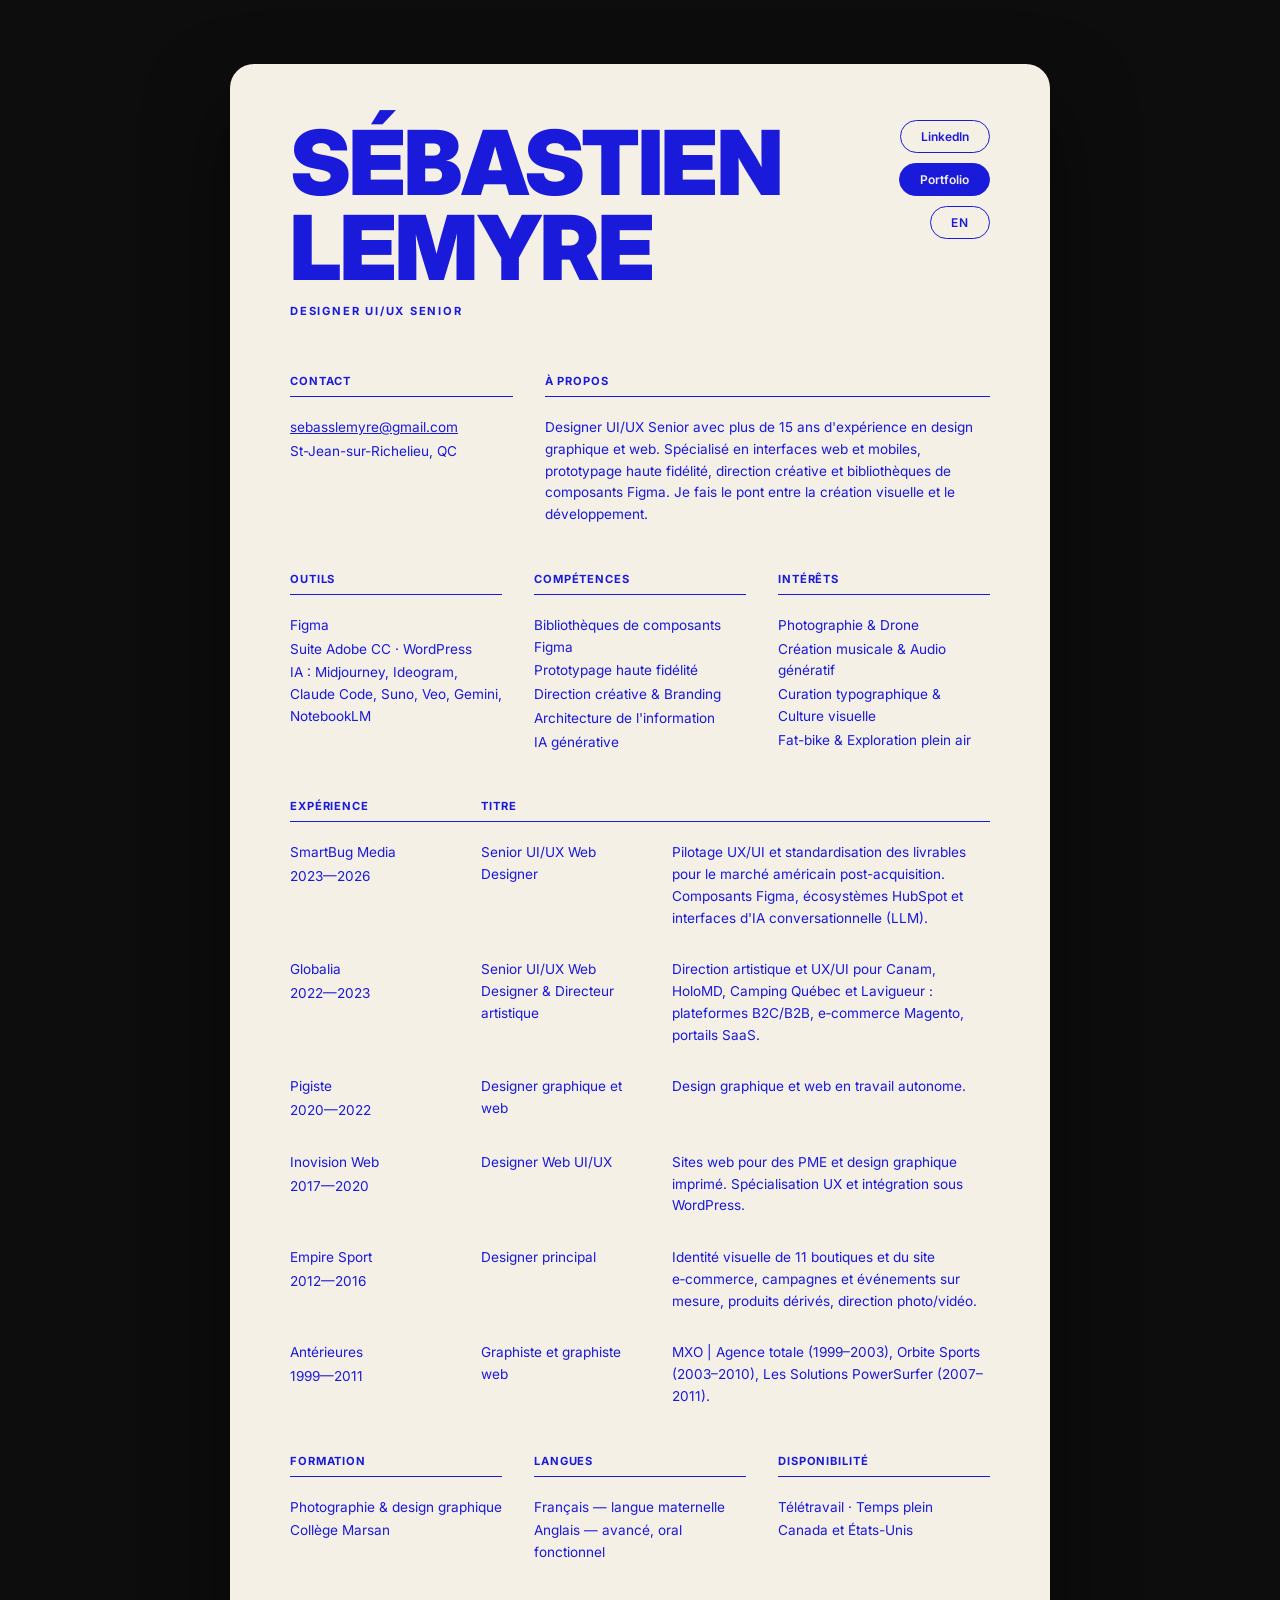
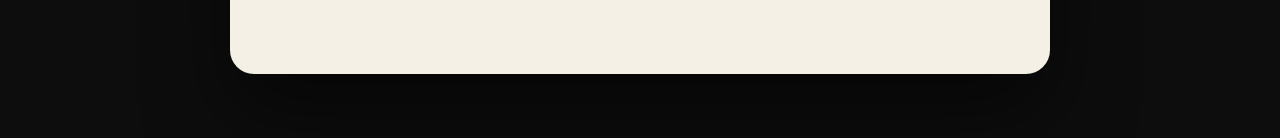
<file: index.html>
<!DOCTYPE html>
<html lang="fr">
<head>
<meta charset="UTF-8">
<meta name="viewport" content="width=device-width, initial-scale=1.0">
<title>Sébastien Lemyre | Designer UI/UX Senior</title>
<style>
  @import url('https://fonts.googleapis.com/css2?family=Inter:wght@400;500;600;700;800;900&display=swap');

  :root{
    --ink: #1a1adb;
    --paper: #f5f0e6;
    --stage: #0d0d0d;
  }

  *{box-sizing:border-box;}
  body{
    margin:0;
    background:var(--stage);
    font-family:'Inter', sans-serif;
    padding:64px 20px;
  }

  .sheet{
    position:relative;
    max-width:820px;
    margin:0 auto;
    background:var(--paper);
    color:var(--ink);
    padding:56px 60px 64px;
    border-radius:24px;
    box-shadow:0 40px 80px rgba(0,0,0,.5);
    display:flex;
    flex-direction:column;
  }

  /* top-right pills: LinkedIn, Portfolio, language toggle */
  .top-links{
    position:absolute;
    top:56px;
    right:60px;
    display:flex;
    flex-direction:column;
    align-items:flex-end;
    gap:10px;
  }
  .top-links a,
  .top-links button{
    font-family:inherit;
    line-height:normal;
    color:var(--ink);
    background:transparent;
    text-decoration:none;
    font-size:0.75rem;
    font-weight:600;
    padding:8px 20px;
    border:1px solid var(--ink);
    border-radius:999px;
    cursor:pointer;
    transition:background-color .15s, color .15s;
  }
  .top-links a:hover,
  .top-links button:hover{
    background:var(--ink);
    color:var(--paper);
  }
  .top-links a.primary{
    background:var(--ink);
    color:var(--paper);
  }
  .top-links a.primary:hover{
    background:transparent;
    color:var(--ink);
  }
  .top-links button:focus-visible,
  .top-links a:focus-visible{
    outline:2px solid var(--ink);
    outline-offset:2px;
  }
  .lang-toggle{letter-spacing:0.08em;}

  .block{margin-bottom:44px;}

  /* each column keeps its own label glued to its own content */
  .row{
    display:grid;
    grid-template-columns:1fr 1fr 1fr;
    gap:32px;
  }
  .row.top{grid-template-columns:1fr 2fr;}

  .col{display:flex;flex-direction:column;}
  .col .label{
    padding-bottom:8px;
    margin-bottom:20px;
    border-bottom:1px solid var(--ink);
  }

  .label{
    font-size:0.7rem;
    font-weight:700;
    letter-spacing:0.08em;
    text-transform:uppercase;
  }

  p{
    font-size:0.85rem;
    line-height:1.6;
    margin:0 0 2px;
  }

  .about p{max-width:60ch;}

  .contact a{
    color:var(--ink);
    text-decoration:underline;
  }

  /* experience: header row + repeating triplets, both share the same column template */
  .exp-header{
    display:grid;
    grid-template-columns:1fr 1fr 2fr;
    gap:32px;
    padding-bottom:8px;
    margin-bottom:20px;
    border-bottom:1px solid var(--ink);
  }
  .exp-grid{
    display:grid;
    grid-template-columns:1fr 1fr 2fr;
    gap:32px;
    row-gap:28px;
  }
  .exp-entry{display:contents;}
  .exp-desc p{max-width:46ch;}

  /* big name always leads the sheet, both mobile and desktop */
  .signature{
    order:-1;
    margin-top:0;
    margin-bottom:56px;
  }
  .signature .name{
    display:block;
    font-size:clamp(2.8rem, 9vw, 5.6rem);
    font-weight:900;
    letter-spacing:-0.02em;
    line-height:0.95;
    text-transform:uppercase;
  }
  .signature .tagline{
    display:block;
    margin-top:14px;
    font-size:0.7rem;
    font-weight:700;
    letter-spacing:0.16em;
    text-transform:uppercase;
  }

  @media (max-width:640px){
    .sheet{padding:40px 24px;}

    .signature{margin-bottom:20px;}

    .top-links{
      position:static;
      flex-direction:row;
      flex-wrap:wrap;
      align-items:center;
      gap:12px;
      margin-bottom:40px;
    }

    .row, .row.top{grid-template-columns:1fr;gap:36px;}
    .block{margin-bottom:32px;}

    /* experience: keep the section title visible on mobile as a normal label,
       and drop the "Titre" column header since each entry stacks its fields */
    .exp-header{
      display:block;
      padding-bottom:8px;
      margin-bottom:20px;
      border-bottom:1px solid var(--ink);
    }
    .exp-header .label:nth-child(2),
    .exp-header .label:nth-child(3){display:none;}

    .exp-grid{grid-template-columns:1fr;gap:10px;}
    .exp-entry{
      display:grid;
      gap:14px;
      padding-bottom:22px;
      margin-bottom:6px;
      border-bottom:1px solid rgba(26,26,219,0.15);
    }
    .exp-entry:last-child{border-bottom:none;}
  }

  @page{size:8.5in 11in;margin:0;}

  /* one-page Letter export: tight spacing, real selectable text */
  @media print{
    html,body{
      background:var(--paper);
      -webkit-print-color-adjust:exact;
      print-color-adjust:exact;
    }
    body{padding:0;}
    .lang-toggle{display:none;}
    .sheet{
      max-width:none;
      min-height:11in;
      box-shadow:none;
      border-radius:0;
      padding:44px 52px 0;
    }
    .top-links{top:44px;right:52px;}
    .top-links a{padding:6px 16px;font-size:0.68rem;}
    .signature{margin-bottom:24px;}
    .signature .name{font-size:3.5rem;}
    .signature .tagline{margin-top:10px;}
    .block{margin-bottom:20px;}
    .col .label{margin-bottom:11px;padding-bottom:6px;}
    .exp-header{margin-bottom:11px;padding-bottom:6px;}
    .row{gap:24px;}
    .exp-grid{gap:24px;row-gap:11px;}
    p{font-size:0.72rem;line-height:1.45;}
    .exp-entry{break-inside:avoid;}
  }
</style>
</head>
<body>

<div class="sheet">

  <div class="top-links">
    <a href="https://www.linkedin.com/in/sebastien-lemyre/" target="_blank" rel="noopener">LinkedIn</a>
    <a class="primary" id="portfolio-link"
       href="https://sebastienlemyre.com/?lang=fr"
       data-href-fr="https://sebastienlemyre.com/?lang=fr"
       data-href-en="https://sebastienlemyre.com/?lang=en">Portfolio</a>
    <button type="button" class="lang-toggle" id="lang-toggle" aria-label="Switch to English" lang="en">EN</button>
  </div>

  <div class="block">
    <div class="row top">
      <div class="col">
        <span class="label" data-i18n="l_contact">Contact</span>
        <div class="contact">
          <p><a href="mailto:sebasslemyre@gmail.com">sebasslemyre@gmail.com</a></p>
          <p data-i18n="location">St-Jean-sur-Richelieu, QC</p>
        </div>
      </div>
      <div class="col">
        <span class="label" data-i18n="l_about">À propos</span>
        <div class="about">
          <p data-i18n="about">Designer UI/UX Senior avec plus de 15 ans d'expérience en design graphique et web. Spécialisé en interfaces web et mobiles, prototypage haute fidélité, direction créative et bibliothèques de composants Figma. Je fais le pont entre la création visuelle et le développement.</p>
        </div>
      </div>
    </div>
  </div>

  <div class="block">
    <div class="row thirds">
      <div class="col">
        <span class="label" data-i18n="l_tools">Outils</span>
        <div class="list">
          <p>Figma</p>
          <p data-i18n="tools_2">Suite Adobe CC · WordPress</p>
          <p data-i18n="tools_3">IA : Midjourney, Ideogram, Claude Code, Suno, Veo, Gemini, NotebookLM</p>
        </div>
      </div>
      <div class="col">
        <span class="label" data-i18n="l_skills">Compétences</span>
        <div class="list">
          <p data-i18n="sk_1">Bibliothèques de composants Figma</p>
          <p data-i18n="sk_2">Prototypage haute fidélité</p>
          <p data-i18n="sk_3">Direction créative & Branding</p>
          <p data-i18n="sk_4">Architecture de l'information</p>
          <p data-i18n="sk_5">IA générative</p>
        </div>
      </div>
      <div class="col">
        <span class="label" data-i18n="l_interests">Intérêts</span>
        <div class="list">
          <p data-i18n="in_1">Photographie & Drone</p>
          <p data-i18n="in_2">Création musicale & Audio génératif</p>
          <p data-i18n="in_3">Curation typographique & Culture visuelle</p>
          <p data-i18n="in_4">Fat-bike & Exploration plein air</p>
        </div>
      </div>
    </div>
  </div>

  <div class="block">
    <div class="exp-header">
      <span class="label" data-i18n="l_exp">Expérience</span>
      <span class="label" data-i18n="l_title">Titre</span>
      <span></span>
    </div>
    <div class="exp-grid">

      <div class="exp-entry">
        <div class="exp-company">
          <p>SmartBug Media</p>
          <p>2023&mdash;2026</p>
        </div>
        <div><p data-i18n="e1_title">Senior UI/UX Web Designer</p></div>
        <div class="exp-desc"><p data-i18n="e1_desc">Pilotage UX/UI et standardisation des livrables pour le marché américain post-acquisition. Composants Figma, écosystèmes HubSpot et interfaces d'IA conversationnelle (LLM).</p></div>
      </div>

      <div class="exp-entry">
        <div class="exp-company">
          <p>Globalia</p>
          <p>2022&mdash;2023</p>
        </div>
        <div><p data-i18n="e2_title">Senior UI/UX Web Designer & Directeur artistique</p></div>
        <div class="exp-desc"><p data-i18n="e2_desc">Direction artistique et UX/UI pour Canam, HoloMD, Camping Québec et Lavigueur : plateformes B2C/B2B, e‑commerce Magento, portails SaaS.</p></div>
      </div>

      <div class="exp-entry">
        <div class="exp-company">
          <p data-i18n="e3_co">Pigiste</p>
          <p>2020&mdash;2022</p>
        </div>
        <div><p data-i18n="e3_title">Designer graphique et web</p></div>
        <div class="exp-desc"><p data-i18n="e3_desc">Design graphique et web en travail autonome.</p></div>
      </div>

      <div class="exp-entry">
        <div class="exp-company">
          <p>Inovision Web</p>
          <p>2017&mdash;2020</p>
        </div>
        <div><p data-i18n="e4_title">Designer Web UI/UX</p></div>
        <div class="exp-desc"><p data-i18n="e4_desc">Sites web pour des PME et design graphique imprimé. Spécialisation UX et intégration sous WordPress.</p></div>
      </div>

      <div class="exp-entry">
        <div class="exp-company">
          <p>Empire Sport</p>
          <p>2012&mdash;2016</p>
        </div>
        <div><p data-i18n="e5_title">Designer principal</p></div>
        <div class="exp-desc"><p data-i18n="e5_desc">Identité visuelle de 11 boutiques et du site e‑commerce, campagnes et événements sur mesure, produits dérivés, direction photo/vidéo.</p></div>
      </div>

      <div class="exp-entry">
        <div class="exp-company">
          <p data-i18n="e6_co">Antérieures</p>
          <p>1999&mdash;2011</p>
        </div>
        <div><p data-i18n="e6_title">Graphiste et graphiste web</p></div>
        <div class="exp-desc"><p>MXO | Agence totale (1999&ndash;2003), Orbite Sports (2003&ndash;2010), Les Solutions PowerSurfer (2007&ndash;2011).</p></div>
      </div>

    </div>
  </div>

  <div class="block">
    <div class="row thirds">
      <div class="col">
        <span class="label" data-i18n="l_edu">Formation</span>
        <div class="list">
          <p data-i18n="edu_1">Photographie & design graphique</p>
          <p>Collège Marsan</p>
        </div>
      </div>
      <div class="col">
        <span class="label" data-i18n="l_lang">Langues</span>
        <div class="list">
          <p data-i18n="lang_1">Français — langue maternelle</p>
          <p data-i18n="lang_2">Anglais — avancé, oral fonctionnel</p>
        </div>
      </div>
      <div class="col">
        <span class="label" data-i18n="l_avail">Disponibilité</span>
        <div class="list">
          <p data-i18n="av_1">Télétravail · Temps plein</p>
          <p data-i18n="av_2">Canada et États-Unis</p>
        </div>
      </div>
    </div>
  </div>

  <div class="signature">
    <span class="name">Sébastien<br>Lemyre</span>
    <span class="tagline" data-i18n="tagline">Designer UI/UX Senior</span>
  </div>

</div>

<script>
(function () {
  var STORAGE_KEY = 'cv-lang';

  // English strings, keyed by data-i18n. French is read from the HTML itself.
  var EN = {
    title: 'Sébastien Lemyre | Senior UI/UX Designer',
    tagline: 'Senior UI/UX Designer',
    l_contact: 'Contact',
    location: 'St-Jean-sur-Richelieu, QC, Canada',
    l_about: 'About',
    about: 'Senior UI/UX designer with 15+ years of experience in graphic and web design. Specialized in web and mobile interfaces, high-fidelity prototyping, creative direction and Figma component libraries. I bridge visual design and development.',
    l_tools: 'Tools',
    tools_2: 'Adobe CC · WordPress',
    tools_3: 'AI: Midjourney, Ideogram, Claude Code, Suno, Veo, Gemini, NotebookLM',
    l_skills: 'Skills',
    sk_1: 'Figma component libraries',
    sk_2: 'High-fidelity prototyping',
    sk_3: 'Creative direction & branding',
    sk_4: 'Information architecture',
    sk_5: 'Generative AI',
    l_interests: 'Interests',
    in_1: 'Photography & drone',
    in_2: 'Music production & generative audio',
    in_3: 'Type curation & visual culture',
    in_4: 'Fat-biking & outdoor exploration',
    l_exp: 'Experience',
    l_title: 'Title',
    e1_title: 'Senior UI/UX Web Designer',
    e1_desc: 'Led UX/UI and standardized deliverables for the U.S. market after the acquisition. Figma component libraries, HubSpot ecosystems and conversational AI (LLM) interfaces.',
    e2_title: 'Senior UI/UX Web Designer & Art Director',
    e2_desc: 'Art direction and UX/UI for Canam, HoloMD, Camping Québec and Lavigueur: B2C/B2B platforms, Magento e‑commerce, SaaS portals.',
    e3_co: 'Freelance',
    e3_title: 'Graphic & Web Designer',
    e3_desc: 'Independent graphic and web design work.',
    e4_title: 'UI/UX Web Designer',
    e4_desc: 'Websites for SMBs and print graphic design. UX focus and WordPress integration.',
    e5_title: 'Lead Designer',
    e5_desc: 'Visual identity for 11 stores and the e‑commerce site, custom campaigns and events, merchandise, photo/video direction.',
    e6_co: 'Earlier',
    e6_title: 'Graphic & Web Designer',
    l_edu: 'Education',
    edu_1: 'Photography & Graphic Design',
    l_lang: 'Languages',
    lang_1: 'French — native',
    lang_2: 'English — professional working',
    l_avail: 'Availability',
    av_1: 'Remote · Full-time',
    av_2: 'Canada & United States'
  };

  var FR = { title: document.title };
  var nodes = Array.prototype.slice.call(document.querySelectorAll('[data-i18n]'));
  nodes.forEach(function (el) { FR[el.getAttribute('data-i18n')] = el.textContent; });

  var toggle = document.getElementById('lang-toggle');
  var portfolio = document.getElementById('portfolio-link');

  function initialLang() {
    var q = new URLSearchParams(window.location.search).get('lang');
    if (q === 'en' || q === 'fr') return q;
    try {
      var saved = window.localStorage.getItem(STORAGE_KEY);
      if (saved === 'en' || saved === 'fr') return saved;
    } catch (e) {}
    return 'fr';
  }

  function apply(lang) {
    var dict = lang === 'en' ? EN : FR;
    document.documentElement.lang = lang;
    document.title = dict.title;
    nodes.forEach(function (el) {
      var key = el.getAttribute('data-i18n');
      if (dict[key] !== undefined) el.textContent = dict[key];
      else el.textContent = FR[key];
    });
    portfolio.href = portfolio.getAttribute('data-href-' + lang);
    toggle.textContent = lang === 'en' ? 'FR' : 'EN';
    toggle.setAttribute('lang', lang === 'en' ? 'fr' : 'en');
    toggle.setAttribute('aria-label', lang === 'en' ? 'Passer au français' : 'Switch to English');
    toggle.setAttribute('data-lang', lang);
  }

  toggle.addEventListener('click', function () {
    var next = toggle.getAttribute('data-lang') === 'en' ? 'fr' : 'en';
    apply(next);
    try { window.localStorage.setItem(STORAGE_KEY, next); } catch (e) {}
  });

  apply(initialLang());
})();
</script>

<script data-goatcounter="https://sebastienlemyre.goatcounter.com/count" async src="//gc.zgo.at/count.js"></script>
</body>
</html>
</file>
